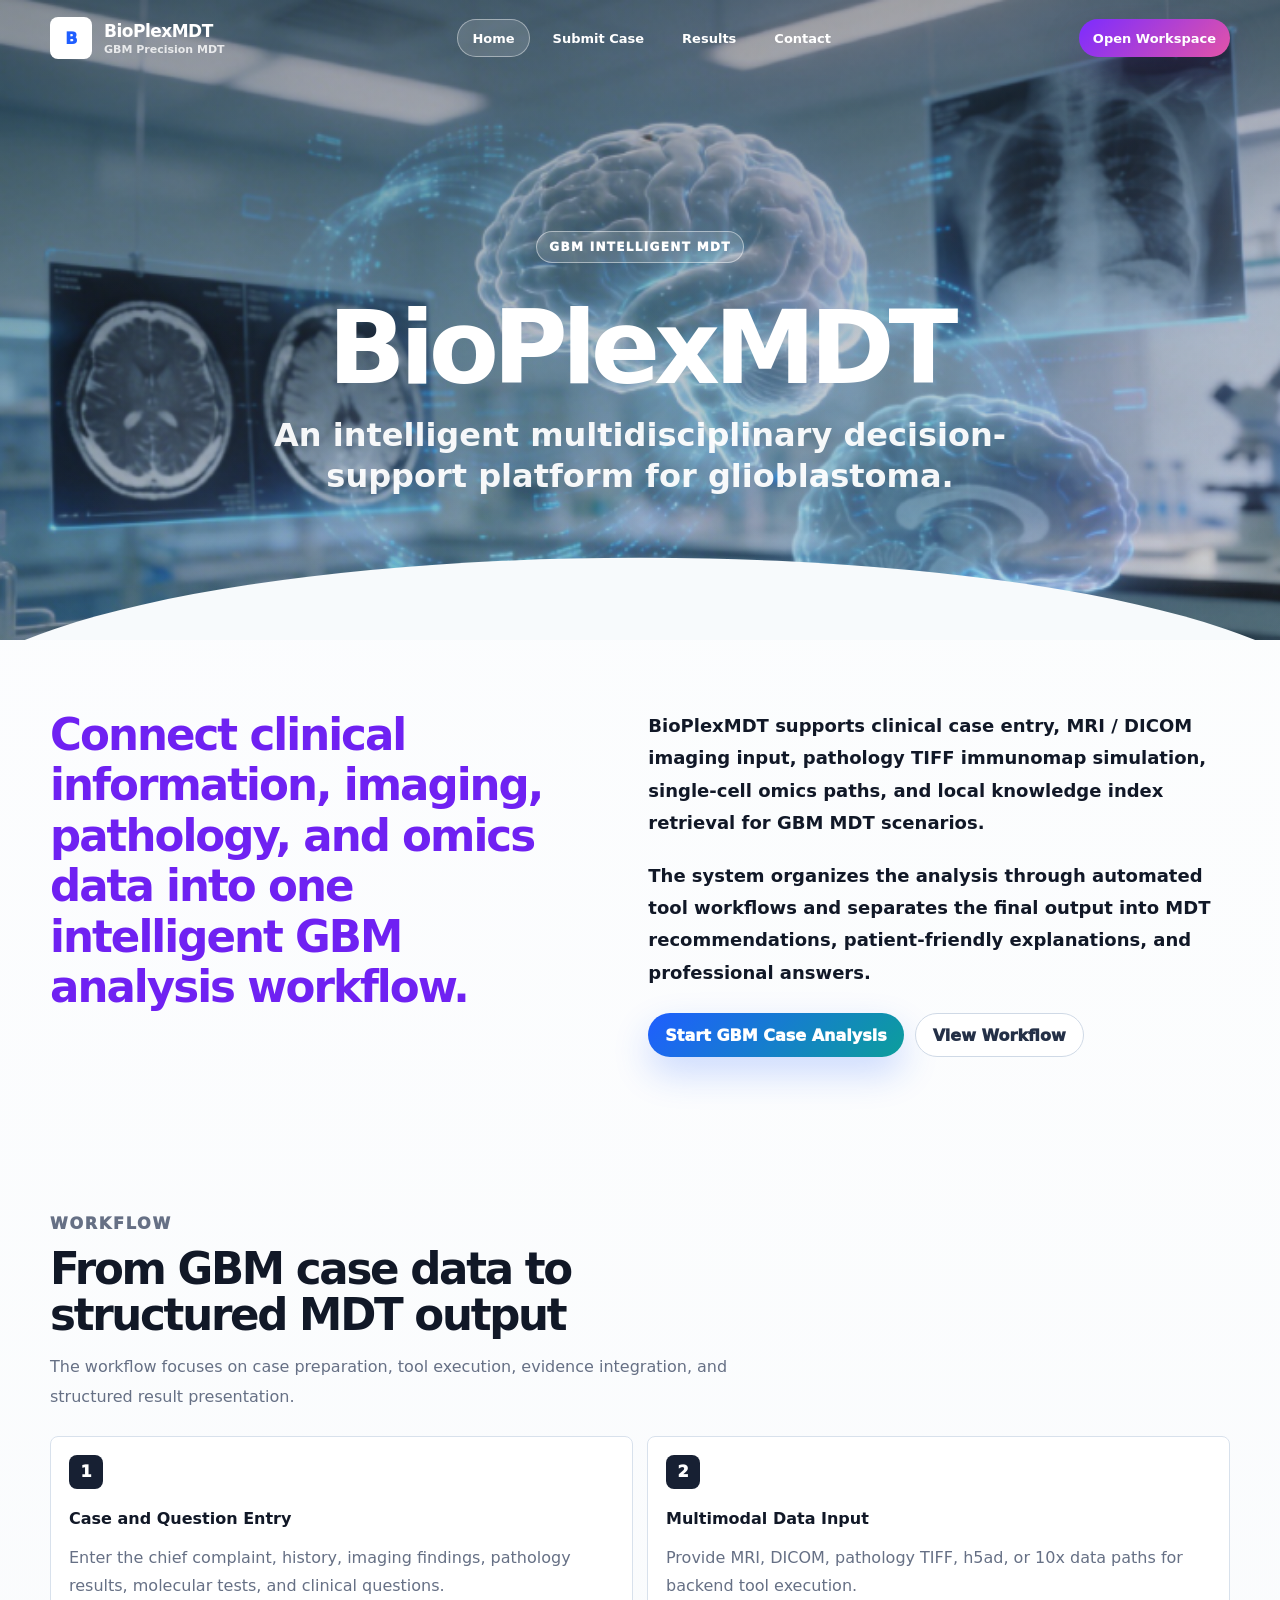
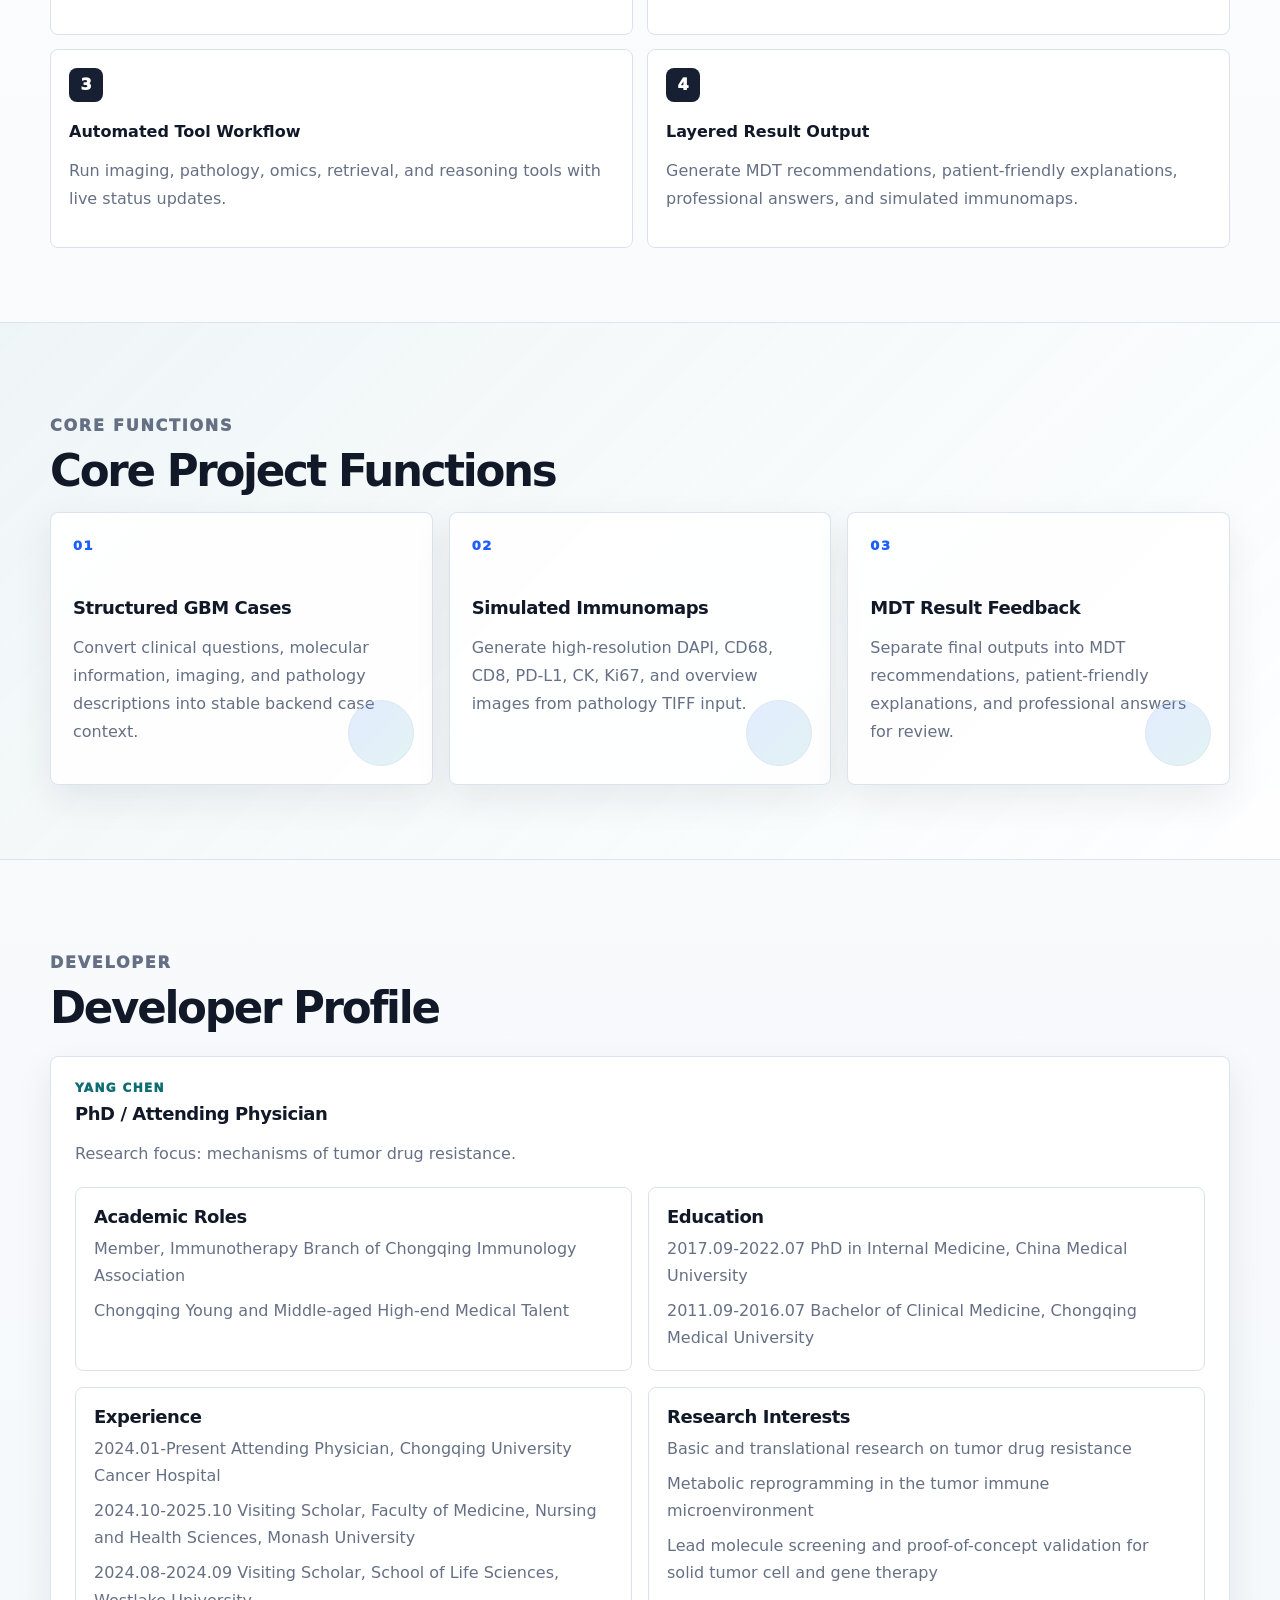
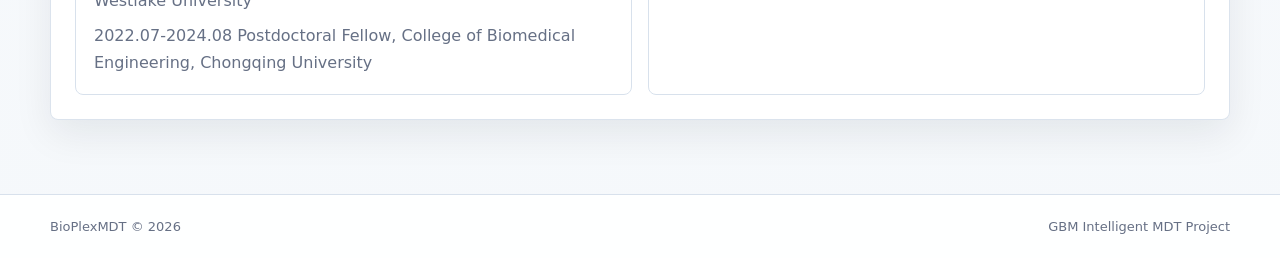
<file: web/index.html>
<!DOCTYPE html>
<html lang="en">
  <head>
    <meta charset="utf-8" />
    <meta name="viewport" content="width=device-width, initial-scale=1" />
    <title>BioPlexMDT | GBM Intelligent MDT Project</title>
    <meta name="description" content="BioPlexMDT is an intelligent MDT support project for glioblastoma, integrating clinical cases, imaging, pathology, omics data, and local RAG evidence." />
    <link rel="stylesheet" href="css/styles.css" />
  </head>
  <body data-page="home">
    <header class="site-header home-header">
      <div class="container header-inner">
        <a class="brand" href="index.html" aria-label="BioPlexMDT Home">
          <span class="brand-mark">B</span>
          <span>
            <strong>BioPlexMDT</strong>
            <small>GBM Precision MDT</small>
          </span>
        </a>
        <nav class="main-nav" aria-label="Main navigation">
          <a class="active" href="index.html">Home</a>
          <a href="work.html">Submit Case</a>
          <a href="result.html">Results</a>
          <a href="contact.html">Contact</a>
        </nav>
        <a class="header-action" href="work.html">Open Workspace</a>
      </div>
    </header>

    <main>
      <section class="home-photo-hero">
        <div class="home-photo-shade"></div>
        <div class="container home-photo-content">
          <p class="eyebrow">GBM Intelligent MDT</p>
          <h1>BioPlexMDT</h1>
          <p>An intelligent multidisciplinary decision-support platform for glioblastoma.</p>
        </div>
      </section>

      <section class="home-intro container">
        <div class="home-intro-lead">
          <h2>Connect clinical information, imaging, pathology, and omics data into one intelligent GBM analysis workflow.</h2>
        </div>
        <div class="home-intro-copy">
          <p>
            BioPlexMDT supports clinical case entry, MRI / DICOM imaging input, pathology TIFF immunomap simulation, single-cell omics paths, and local knowledge index retrieval for GBM MDT scenarios.
          </p>
          <p>
            The system organizes the analysis through automated tool workflows and separates the final output into MDT recommendations, patient-friendly explanations, and professional answers.
          </p>
          <div class="hero-actions">
            <a class="button primary" href="work.html">Start GBM Case Analysis</a>
            <a class="button ghost" href="#workflow">View Workflow</a>
          </div>
        </div>
      </section>

      <section class="section container" id="workflow">
        <div class="section-heading">
          <p class="section-kicker">Workflow</p>
          <h2>From GBM case data to structured MDT output</h2>
          <p>The workflow focuses on case preparation, tool execution, evidence integration, and structured result presentation.</p>
        </div>
        <div class="timeline home-process">
          <article>
            <span>1</span>
            <b>Case and Question Entry</b>
            <p>Enter the chief complaint, history, imaging findings, pathology results, molecular tests, and clinical questions.</p>
          </article>
          <article>
            <span>2</span>
            <b>Multimodal Data Input</b>
            <p>Provide MRI, DICOM, pathology TIFF, h5ad, or 10x data paths for backend tool execution.</p>
          </article>
          <article>
            <span>3</span>
            <b>Automated Tool Workflow</b>
            <p>Run imaging, pathology, omics, retrieval, and reasoning tools with live status updates.</p>
          </article>
          <article>
            <span>4</span>
            <b>Layered Result Output</b>
            <p>Generate MDT recommendations, patient-friendly explanations, professional answers, and simulated immunomaps.</p>
          </article>
        </div>
      </section>

      <section class="section muted-band">
        <div class="container">
          <div class="section-heading compact">
            <p class="section-kicker">Core Functions</p>
            <h2>Core Project Functions</h2>
          </div>
          <div class="feature-grid">
            <article class="feature-card">
              <span class="feature-number">01</span>
              <h3>Structured GBM Cases</h3>
              <p>Convert clinical questions, molecular information, imaging, and pathology descriptions into stable backend case context.</p>
            </article>
            <article class="feature-card">
              <span class="feature-number">02</span>
              <h3>Simulated Immunomaps</h3>
              <p>Generate high-resolution DAPI, CD68, CD8, PD-L1, CK, Ki67, and overview images from pathology TIFF input.</p>
            </article>
            <article class="feature-card">
              <span class="feature-number">03</span>
              <h3>MDT Result Feedback</h3>
              <p>Separate final outputs into MDT recommendations, patient-friendly explanations, and professional answers for review.</p>
            </article>
          </div>
        </div>
      </section>

      <section class="section container" id="developer">
        <div class="section-heading">
          <p class="section-kicker">Developer</p>
          <h2>Developer Profile</h2>
        </div>
        <div class="developer-profile">
          <article class="developer-card">
            <div>
              <span class="mini-label">Yang Chen</span>
              <h3>PhD / Attending Physician</h3>
              <p>Research focus: mechanisms of tumor drug resistance.</p>
            </div>
            <div class="developer-grid">
              <section>
                <h3>Academic Roles</h3>
                <p>Member, Immunotherapy Branch of Chongqing Immunology Association</p>
                <p>Chongqing Young and Middle-aged High-end Medical Talent</p>
              </section>
              <section>
                <h3>Education</h3>
                <p>2017.09-2022.07 PhD in Internal Medicine, China Medical University</p>
                <p>2011.09-2016.07 Bachelor of Clinical Medicine, Chongqing Medical University</p>
              </section>
              <section>
                <h3>Experience</h3>
                <p>2024.01-Present Attending Physician, Chongqing University Cancer Hospital</p>
                <p>2024.10-2025.10 Visiting Scholar, Faculty of Medicine, Nursing and Health Sciences, Monash University</p>
                <p>2024.08-2024.09 Visiting Scholar, School of Life Sciences, Westlake University</p>
                <p>2022.07-2024.08 Postdoctoral Fellow, College of Biomedical Engineering, Chongqing University</p>
              </section>
              <section>
                <h3>Research Interests</h3>
                <p>Basic and translational research on tumor drug resistance</p>
                <p>Metabolic reprogramming in the tumor immune microenvironment</p>
                <p>Lead molecule screening and proof-of-concept validation for solid tumor cell and gene therapy</p>
              </section>
            </div>
          </article>
        </div>
      </section>
    </main>

    <footer class="site-footer">
      <div class="container footer-inner">
        <span>BioPlexMDT © 2026</span>
        <span>GBM Intelligent MDT Project</span>
      </div>
    </footer>

    <script src="js/app.js"></script>
  </body>
</html>
</file>
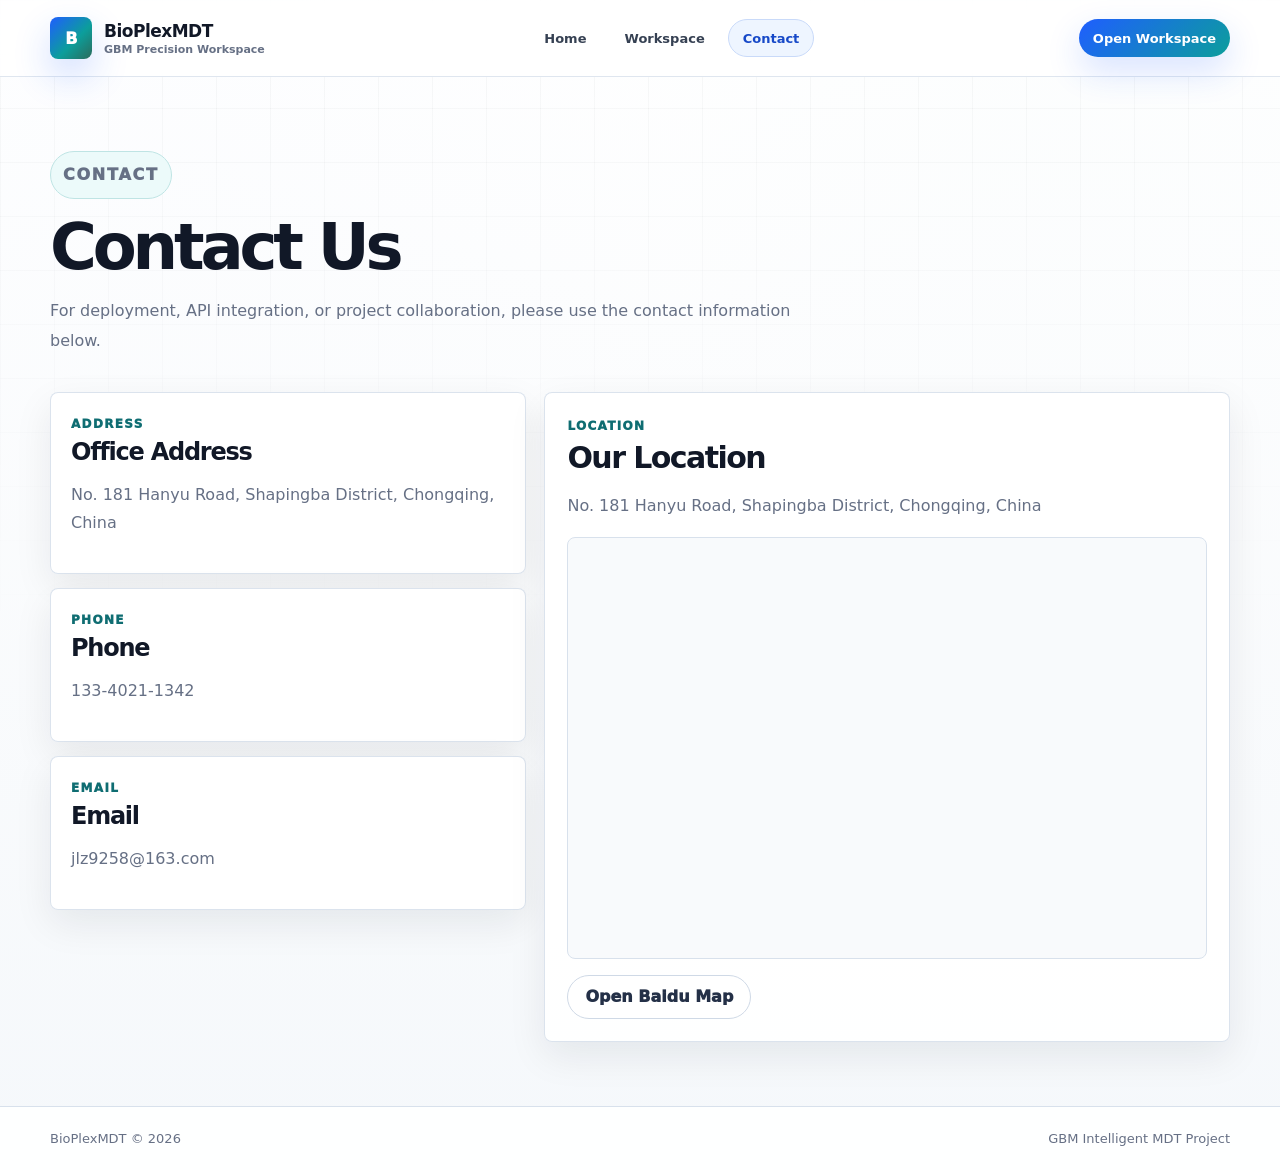
<file: web/contact.html>
<!DOCTYPE html>
<html lang="en">
  <head>
    <meta charset="utf-8" />
    <meta name="viewport" content="width=device-width, initial-scale=1" />
    <title>Contact | BioPlexMDT</title>
    <link rel="stylesheet" href="css/styles.css" />
  </head>
  <body>
    <header class="site-header">
      <div class="container header-inner">
        <a class="brand" href="index.html" aria-label="BioPlexMDT Home">
          <span class="brand-mark">B</span>
          <span>
            <strong>BioPlexMDT</strong>
            <small>GBM Precision Workspace</small>
          </span>
        </a>
        <nav class="main-nav" aria-label="Main navigation">
          <a href="index.html">Home</a>
          <a href="work.html">Workspace</a>
          <a class="active" href="contact.html">Contact</a>
        </nav>
        <a class="header-action" href="work.html">Open Workspace</a>
      </div>
    </header>

    <main>
      <section class="page-title contact-hero container">
        <p class="eyebrow">Contact</p>
        <h1>Contact Us</h1>
        <p>For deployment, API integration, or project collaboration, please use the contact information below.</p>
      </section>

      <section class="container contact-layout">
        <div class="contact-info">
          <article>
            <span class="mini-label">Address</span>
            <h2>Office Address</h2>
            <p>No. 181 Hanyu Road, Shapingba District, Chongqing, China</p>
          </article>
          <article>
            <span class="mini-label">Phone</span>
            <h2>Phone</h2>
            <p>133-4021-1342</p>
          </article>
          <article>
            <span class="mini-label">Email</span>
            <h2>Email</h2>
            <p>jlz9258@163.com</p>
          </article>
        </div>

        <section class="contact-form glass-panel">
          <div class="form-title">
            <span class="mini-label">Location</span>
            <h2>Our Location</h2>
          </div>
          <p class="wide-copy">No. 181 Hanyu Road, Shapingba District, Chongqing, China</p>
          <div class="baidu-map">
            <iframe
              title="Chongqing University Cancer Hospital map location"
              src="https://api.map.baidu.com/marker?location=29.5592,106.4609&title=Chongqing%20University%20Cancer%20Hospital&content=No.%20181%20Hanyu%20Road%2C%20Shapingba%20District%2C%20Chongqing&output=html&src=BioPlexMDT"
              loading="lazy"
              referrerpolicy="no-referrer-when-downgrade"
              allowfullscreen>
            </iframe>
          </div>
          <a
            class="button secondary map-action"
            href="https://map.baidu.com/search/Chongqing%20University%20Cancer%20Hospital/@11849380.665,3428801.92,17z"
            target="_blank"
            rel="noopener">
            Open Baidu Map
          </a>
        </section>
      </section>
    </main>

    <footer class="site-footer">
      <div class="container footer-inner">
        <span>BioPlexMDT © 2026</span>
        <span>GBM Intelligent MDT Project</span>
      </div>
    </footer>

    <script src="js/app.js"></script>
  </body>
</html>
</file>
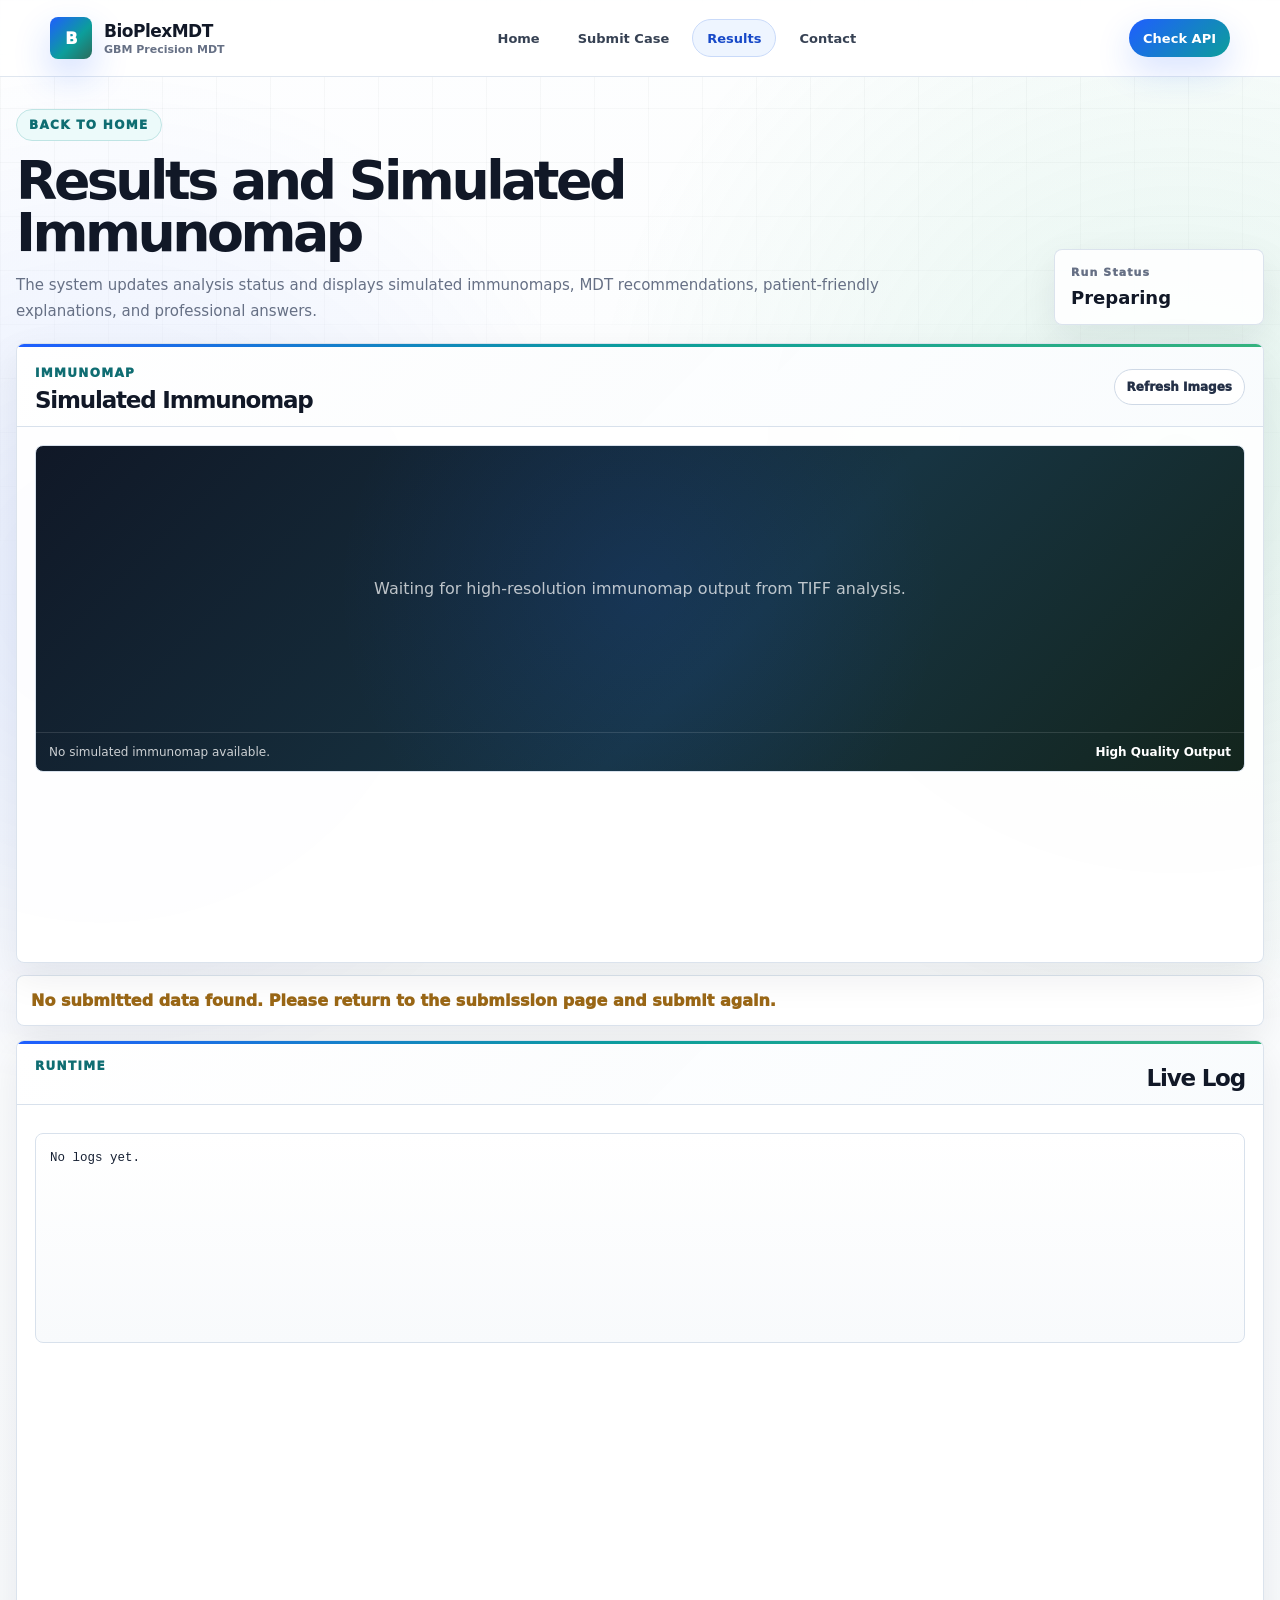
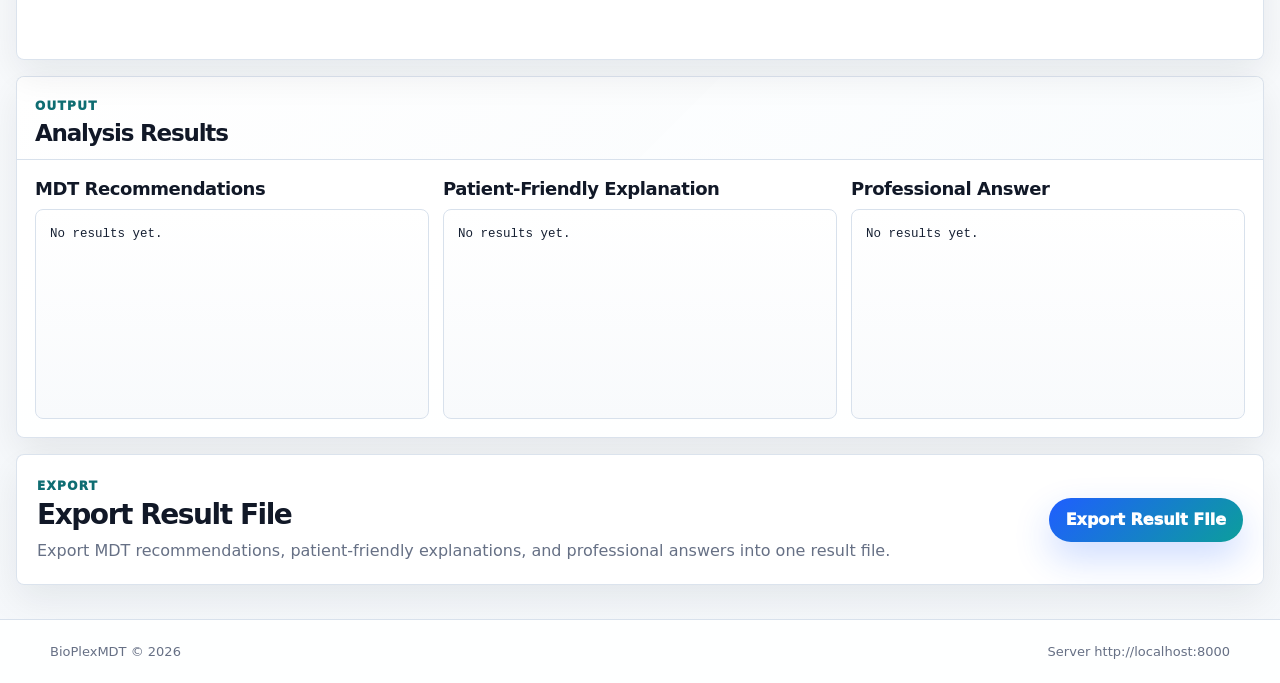
<file: web/result.html>
<!DOCTYPE html>
<html lang="en">
  <head>
    <meta charset="utf-8" />
    <meta name="viewport" content="width=device-width, initial-scale=1" />
    <title>Results | BioPlexMDT</title>
    <link rel="stylesheet" href="css/styles.css" />
  </head>
  <body data-page="result">
    <header class="site-header">
      <div class="container header-inner">
        <a class="brand" href="index.html" aria-label="BioPlexMDT Home">
          <span class="brand-mark">B</span>
          <span>
            <strong>BioPlexMDT</strong>
            <small>GBM Precision MDT</small>
          </span>
        </a>
        <nav class="main-nav" aria-label="Main navigation">
          <a href="index.html">Home</a>
          <a href="work.html">Submit Case</a>
          <a class="active" href="result.html">Results</a>
          <a href="contact.html">Contact</a>
        </nav>
        <button class="header-action as-button" id="health-btn" type="button">Check API</button>
      </div>
    </header>

    <main class="workspace-page landscape-workspace">
      <section class="work-hero container">
        <div>
          <a class="eyebrow" href="index.html">Back to Home</a>
          <h1>Results and Simulated Immunomap</h1>
          <p>The system updates analysis status and displays simulated immunomaps, MDT recommendations, patient-friendly explanations, and professional answers.</p>
        </div>
        <div class="work-hero-status">
          <span>Run Status</span>
          <b id="health-status">Preparing</b>
        </div>
      </section>

      <section class="container result-workflow-grid no-log-grid" id="result-runtime">
        <section class="landscape-column immuno-column immuno-full-row" id="immuno-panel">
          <div class="column-head split">
            <div>
              <span class="mini-label">Immunomap</span>
              <h2>Simulated Immunomap</h2>
            </div>
            <button class="button secondary compact-button" id="refresh-gigatime-btn" type="button">Refresh Images</button>
          </div>
          <div class="immuno-stage gigatime-stage">
            <div class="gigatime-empty" id="gigatime-empty">Waiting for high-resolution immunomap output from TIFF analysis.</div>
            <div class="gigatime-gallery" id="gigatime-gallery" aria-label="Simulated immunomap"></div>
            <div class="immuno-caption">
              <span id="immuno-status">Waiting for image output.</span>
              <b>High Quality Output</b>
            </div>
          </div>
        </section>
        <p class="inline-status result-run-status" id="qa-status">Waiting for submitted data.</p>
        <pre id="parsed-output" hidden>{}</pre>
        <section class="landscape-column result-log-panel">
          <div class="column-head">
            <span class="mini-label">Runtime</span>
            <h2>Live Log</h2>
          </div>
          <div class="submission-body">
            <pre class="output result-log-output" id="trace-output">No logs yet.</pre>
          </div>
        </section>
      </section>

      <section class="container result-strip" id="result-panel">
        <div class="column-head result-strip-head">
          <div>
            <span class="mini-label">Output</span>
            <h2>Analysis Results</h2>
          </div>
        </div>
        <div class="result-horizontal">
          <article>
            <h3>MDT Recommendations</h3>
            <pre class="output result-output" id="mdt-output">No results yet.</pre>
          </article>
          <article>
            <h3>Patient-Friendly Explanation</h3>
            <pre class="output result-output" id="patient-output">No results yet.</pre>
          </article>
          <article>
            <h3>Professional Answer</h3>
            <pre class="output result-output" id="professional-output">No results yet.</pre>
            <pre class="output result-output hidden-output" id="answer-output" hidden>No results yet.</pre>
          </article>
        </div>
      </section>

      <section class="container submit-strip result-export-strip">
        <div>
          <span class="mini-label">Export</span>
          <h2>Export Result File</h2>
          <p>Export MDT recommendations, patient-friendly explanations, and professional answers into one result file.</p>
        </div>
        <button class="button primary" id="export-result-btn" type="button">Export Result File</button>
      </section>
    </main>

    <footer class="site-footer">
      <div class="container footer-inner">
        <span>BioPlexMDT © 2026</span>
        <span>Server http://localhost:8000</span>
      </div>
    </footer>

    <script src="js/app.js"></script>
  </body>
</html>
</file>
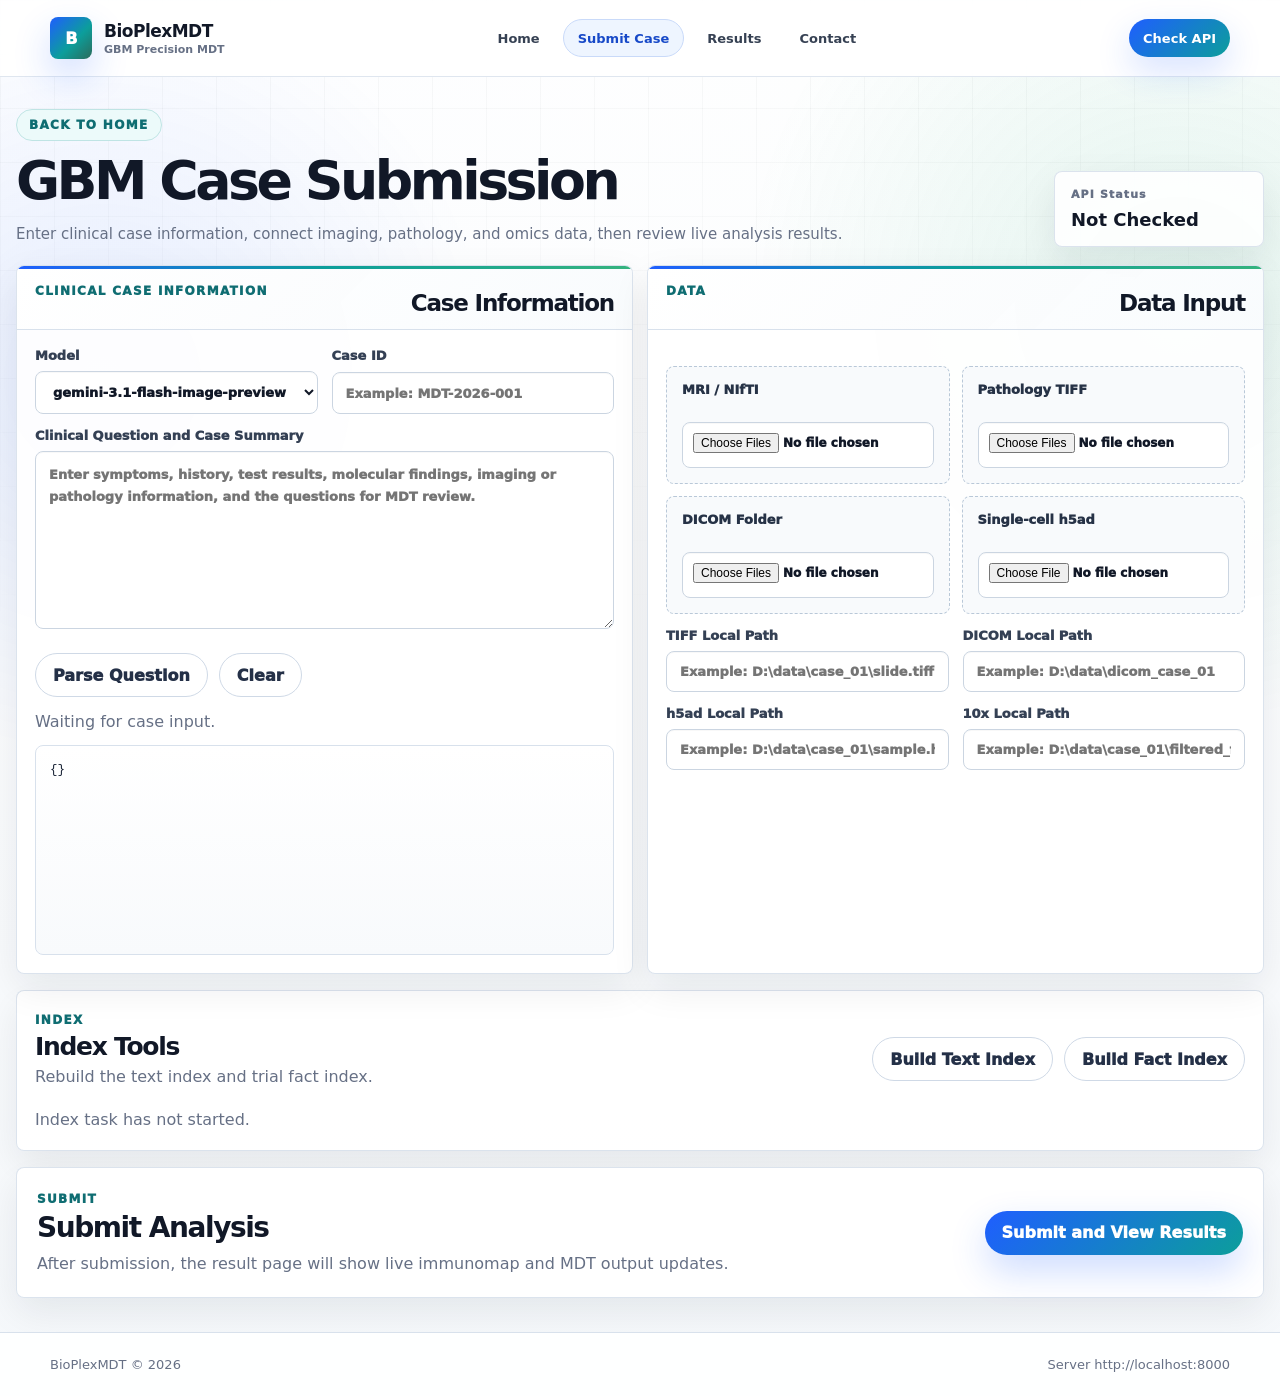
<file: web/work.html>
<!DOCTYPE html>
<html lang="en">
  <head>
    <meta charset="utf-8" />
    <meta name="viewport" content="width=device-width, initial-scale=1" />
    <title>Submit Case | BioPlexMDT</title>
    <link rel="stylesheet" href="css/styles.css" />
  </head>
  <body data-page="submit">
    <header class="site-header">
      <div class="container header-inner">
        <a class="brand" href="index.html" aria-label="BioPlexMDT Home">
          <span class="brand-mark">B</span>
          <span>
            <strong>BioPlexMDT</strong>
            <small>GBM Precision MDT</small>
          </span>
        </a>
        <nav class="main-nav" aria-label="Main navigation">
          <a href="index.html">Home</a>
          <a class="active" href="work.html">Submit Case</a>
          <a href="result.html">Results</a>
          <a href="contact.html">Contact</a>
        </nav>
        <button class="header-action as-button" id="health-btn" type="button">Check API</button>
      </div>
    </header>

    <main class="workspace-page landscape-workspace">
      <section class="work-hero container">
        <div>
          <a class="eyebrow" href="index.html">Back to Home</a>
          <h1>GBM Case Submission</h1>
          <p>Enter clinical case information, connect imaging, pathology, and omics data, then review live analysis results.</p>
        </div>
        <div class="work-hero-status">
          <span>API Status</span>
          <b id="health-status">Not Checked</b>
        </div>
      </section>

      <section class="container submission-grid" aria-label="Submit analysis">
        <section class="landscape-column" id="case-panel">
          <div class="column-head">
            <span class="mini-label">Clinical Case Information</span>
            <h2>Case Information</h2>
          </div>
          <div class="submission-body">
            <div class="form-grid two">
              <label>
                Model
                <select id="model-select">
                  <option value="gemini-3.1-flash-image-preview">gemini-3.1-flash-image-preview</option>
                  <option value="gpt-5-mini">gpt-5-mini</option>
                  <option value="gpt-4o-mini">gpt-4o-mini</option>
                  <option value="gpt-4o">gpt-4o</option>
                  <option value="local">local</option>
                </select>
              </label>
              <label>
                Case ID
                <input id="case-id" placeholder="Example: MDT-2026-001" />
              </label>
            </div>
            <label class="form-line">
              Clinical Question and Case Summary
              <textarea id="question-input" placeholder="Enter symptoms, history, test results, molecular findings, imaging or pathology information, and the questions for MDT review."></textarea>
            </label>
            <div class="action-row">
              <button class="button secondary" id="parse-btn" type="button">Parse Question</button>
              <button class="button quiet" id="clear-btn" type="button">Clear</button>
            </div>
            <p class="inline-status" id="qa-status">Waiting for case input.</p>
            <pre class="output compact-output" id="parsed-output">{}</pre>
          </div>
        </section>

        <section class="landscape-column" id="upload-panel">
          <div class="column-head">
            <span class="mini-label">Data</span>
            <h2>Data Input</h2>
          </div>
          <div class="submission-body">
            <div class="upload-grid compact">
              <label class="upload-tile">
                <span>MRI / NIfTI</span>
                <input id="mri-files" type="file" accept="image/*,.nii,.nii.gz" multiple />
              </label>
              <label class="upload-tile">
                <span>Pathology TIFF</span>
                <input id="tiff-files" type="file" accept=".tif,.tiff,image/tiff" multiple />
              </label>
              <label class="upload-tile">
                <span>DICOM Folder</span>
                <input id="dicom-files" type="file" webkitdirectory directory multiple />
              </label>
              <label class="upload-tile">
                <span>Single-cell h5ad</span>
                <input id="h5ad-file" type="file" accept=".h5ad" />
              </label>
            </div>
            <div class="form-grid two path-grid">
              <label>
                TIFF Local Path
                <input id="tiff-path" placeholder="Example: D:\data\case_01\slide.tiff" />
              </label>
              <label>
                DICOM Local Path
                <input id="dicom-dir" placeholder="Example: D:\data\dicom_case_01" />
              </label>
              <label>
                h5ad Local Path
                <input id="h5ad-path" placeholder="Example: D:\data\case_01\sample.h5ad" />
              </label>
              <label>
                10x Local Path
                <input id="tenx-dir" placeholder="Example: D:\data\case_01\filtered_feature_bc_matrix" />
              </label>
            </div>
          </div>
        </section>
      </section>

      <section class="container index-strip" id="index-panel">
        <div>
          <span class="mini-label">Index</span>
          <h2>Index Tools</h2>
          <p>Rebuild the text index and trial fact index.</p>
        </div>
        <div class="action-row">
          <button class="button secondary" id="build-index-btn" type="button">Build Text Index</button>
          <button class="button secondary" id="build-facts-btn" type="button">Build Fact Index</button>
        </div>
        <p class="inline-status" id="index-status">Index task has not started.</p>
      </section>

      <section class="container submit-strip">
        <div>
          <span class="mini-label">Submit</span>
          <h2>Submit Analysis</h2>
          <p>After submission, the result page will show live immunomap and MDT output updates.</p>
        </div>
        <button class="button primary" id="ask-btn" type="button">Submit and View Results</button>
      </section>
    </main>

    <footer class="site-footer">
      <div class="container footer-inner">
        <span>BioPlexMDT © 2026</span>
        <span>Server http://localhost:8000</span>
      </div>
    </footer>

    <script src="js/app.js"></script>
  </body>
</html>
</file>
<file: web/css/styles.css>
:root {
  color-scheme: light;
  --ink: #111827;
  --ink-2: #263246;
  --muted: #667085;
  --line: #d8e1ec;
  --paper: #ffffff;
  --soft: #f5f8fb;
  --soft-2: #eef5f7;
  --blue: #1f5eff;
  --teal: #0c9e9b;
  --mint: #35b37e;
  --gold: #c98a28;
  --coral: #d45a48;
  --shadow: 0 24px 70px rgba(17, 24, 39, 0.12);
  --shadow-soft: 0 14px 38px rgba(17, 24, 39, 0.08);
  --radius: 8px;
  font-family: Inter, "Microsoft YaHei", "PingFang SC", system-ui, -apple-system, BlinkMacSystemFont, "Segoe UI", sans-serif;
}

* { box-sizing: border-box; }
html { scroll-behavior: smooth; }
body {
  margin: 0;
  min-height: 100vh;
  color: var(--ink);
  background:
    linear-gradient(180deg, rgba(255,255,255,0.94), rgba(245,248,251,0.96)),
    radial-gradient(circle at 13% 8%, rgba(31,94,255,0.12), transparent 34%),
    radial-gradient(circle at 84% 4%, rgba(12,158,155,0.14), transparent 30%),
    #f7fafc;
}

body::before {
  content: "";
  position: fixed;
  inset: 0;
  z-index: -1;
  pointer-events: none;
  background-image:
    linear-gradient(rgba(17,24,39,0.045) 1px, transparent 1px),
    linear-gradient(90deg, rgba(17,24,39,0.045) 1px, transparent 1px);
  background-size: 54px 54px;
  mask-image: linear-gradient(to bottom, rgba(0,0,0,0.8), transparent 72%);
}

a { color: inherit; text-decoration: none; }
button, input, textarea, select { font: inherit; }
button { border: 0; }

.container {
  width: min(1180px, calc(100vw - 32px));
  margin: 0 auto;
}

.site-header {
  position: sticky;
  top: 0;
  z-index: 30;
  border-bottom: 1px solid rgba(216,225,236,0.82);
  background: rgba(255,255,255,0.86);
  backdrop-filter: blur(18px);
}

.home-header {
  position: absolute;
  inset: 0 0 auto;
  border-bottom: 0;
  background: transparent;
  backdrop-filter: none;
}

.home-header .brand,
.home-header .main-nav a {
  color: #ffffff;
}

.home-header .brand small {
  color: rgba(255,255,255,0.8);
}

.home-header .brand-mark {
  color: #1f5eff;
  background: #ffffff;
  box-shadow: none;
}

.home-header .main-nav a:hover,
.home-header .main-nav a.active {
  color: #ffffff;
  border-color: rgba(255,255,255,0.42);
  background: rgba(255,255,255,0.14);
}

.home-header .header-action {
  background: linear-gradient(135deg, #7c2cff, #e253a8);
  box-shadow: 0 18px 38px rgba(75, 35, 120, 0.26);
}

.header-inner {
  display: grid;
  grid-template-columns: auto 1fr auto;
  gap: 22px;
  align-items: center;
  min-height: 76px;
}

.brand {
  display: inline-flex;
  align-items: center;
  gap: 12px;
  min-width: 0;
}

.brand-mark {
  display: grid;
  place-items: center;
  width: 42px;
  height: 42px;
  border-radius: var(--radius);
  color: white;
  background:
    linear-gradient(135deg, var(--blue), var(--teal) 58%, #2b6b5b);
  box-shadow: 0 16px 36px rgba(31, 94, 255, 0.22);
  font-weight: 950;
  letter-spacing: -0.04em;
}

.brand strong {
  display: block;
  font-size: 17px;
  letter-spacing: -0.03em;
}

.brand small {
  display: block;
  margin-top: 2px;
  color: var(--muted);
  font-size: 11px;
  font-weight: 750;
}

.main-nav {
  display: flex;
  justify-content: center;
  gap: 8px;
  flex-wrap: wrap;
}

.main-nav a,
.header-action,
.as-button {
  display: inline-flex;
  align-items: center;
  justify-content: center;
  min-height: 38px;
  border-radius: 999px;
  padding: 9px 14px;
  font-size: 13px;
  font-weight: 900;
}

.main-nav a {
  color: #364153;
  border: 1px solid transparent;
}

.main-nav a:hover,
.main-nav a.active {
  color: #1749c8;
  border-color: #c9daf9;
  background: #eef5ff;
}

.header-action {
  color: white;
  background: linear-gradient(135deg, #1f5eff, #0c9e9b);
  box-shadow: 0 14px 34px rgba(31, 94, 255, 0.18);
  cursor: pointer;
}

.page-band {
  min-height: calc(100vh - 76px);
  display: grid;
  align-items: center;
  padding: 42px 0 26px;
}

.hero-grid {
  display: grid;
  grid-template-columns: minmax(0, 1.02fr) minmax(380px, 0.98fr);
  gap: 38px;
  align-items: center;
}

.eyebrow,
.section-kicker,
.mini-label {
  color: #0f6d72;
  font-size: 12px;
  font-weight: 950;
  letter-spacing: 0.11em;
  text-transform: uppercase;
}

.eyebrow {
  display: inline-flex;
  width: fit-content;
  border: 1px solid #bfe4e4;
  border-radius: 999px;
  padding: 8px 12px;
  background: #ecfafa;
}

h1, h2, h3, p { overflow-wrap: anywhere; }

h1 {
  margin: 18px 0 0;
  max-width: 780px;
  font-size: clamp(42px, 5.4vw, 76px);
  line-height: 0.96;
  letter-spacing: -0.065em;
}

h2 {
  margin: 0;
  font-size: clamp(28px, 3.4vw, 44px);
  line-height: 1.05;
  letter-spacing: -0.052em;
}

h3 {
  margin: 0;
  font-size: 18px;
  letter-spacing: -0.025em;
}

.hero-lead,
.wide-copy,
.section-heading p,
.page-title p {
  color: var(--muted);
  font-size: 16px;
  line-height: 1.86;
}

.hero-lead {
  max-width: 720px;
  margin: 22px 0 0;
}

.hero-actions,
.action-row {
  display: flex;
  flex-wrap: wrap;
  gap: 11px;
  margin-top: 24px;
}

.button {
  display: inline-flex;
  align-items: center;
  justify-content: center;
  min-height: 44px;
  border-radius: 999px;
  padding: 11px 17px;
  cursor: pointer;
  font-weight: 950;
  transition: transform 0.18s ease, box-shadow 0.18s ease, background 0.18s ease, border-color 0.18s ease;
}

.button:hover { transform: translateY(-1px); }
.button:disabled { opacity: 0.52; cursor: not-allowed; transform: none; }
.button.primary {
  color: white;
  background: linear-gradient(135deg, var(--blue), var(--teal));
  box-shadow: 0 16px 36px rgba(31, 94, 255, 0.22);
}
.button.ghost,
.button.secondary,
.button.quiet {
  color: #243047;
  border: 1px solid #cfd9e6;
  background: #ffffff;
}
.button.secondary:hover,
.button.ghost:hover,
.button.quiet:hover { border-color: #98bae8; background: #f3f8ff; }

.trust-row {
  display: flex;
  flex-wrap: wrap;
  gap: 10px;
  margin-top: 26px;
}

.trust-row span {
  border: 1px solid rgba(216,225,236,0.9);
  border-radius: 999px;
  padding: 8px 11px;
  color: #3b4758;
  background: rgba(255,255,255,0.76);
  font-size: 12px;
  font-weight: 850;
}

.glass-panel,
.feature-card,
.work-panel,
.contact-info article {
  border: 1px solid rgba(216,225,236,0.92);
  border-radius: var(--radius);
  background: rgba(255,255,255,0.9);
  box-shadow: var(--shadow-soft);
}

.command-center {
  overflow: hidden;
  box-shadow: var(--shadow);
}

.panel-toolbar {
  display: flex;
  align-items: center;
  gap: 8px;
  min-height: 48px;
  border-bottom: 1px solid var(--line);
  padding: 12px 15px;
  background: #f8fafc;
}

.panel-toolbar span {
  width: 10px;
  height: 10px;
  border-radius: 50%;
  background: #cbd5e1;
}

.panel-toolbar span:nth-child(1) { background: #e05a49; }
.panel-toolbar span:nth-child(2) { background: #d2a03f; }
.panel-toolbar span:nth-child(3) { background: #35b37e; }
.panel-toolbar strong {
  margin-left: 8px;
  color: #39455b;
  font-size: 12px;
}

.clinical-canvas {
  display: grid;
  grid-template-columns: minmax(0, 1.08fr) minmax(210px, 0.92fr);
  gap: 14px;
  padding: 16px;
}

.scan-card,
.insight-stack article {
  border: 1px solid #dce5ef;
  border-radius: var(--radius);
  background: #ffffff;
}

.scan-frame {
  overflow: hidden;
  border-bottom: 1px solid #dce5ef;
  background:
    radial-gradient(circle at 50% 50%, rgba(31,94,255,0.22), transparent 44%),
    linear-gradient(135deg, #101827, #1d3541);
}

.scan-frame canvas {
  display: block;
  width: 100%;
  height: auto;
  aspect-ratio: 18 / 13;
}

.scan-meta {
  display: flex;
  justify-content: space-between;
  gap: 12px;
  padding: 13px;
}

.scan-meta span,
.scan-meta b {
  font-size: 12px;
}

.scan-meta span { color: var(--muted); }
.insight-stack {
  display: grid;
  gap: 10px;
}

.insight-stack article {
  padding: 14px;
}

.insight-stack b {
  display: block;
  margin-top: 8px;
  font-size: 13px;
  line-height: 1.45;
}

.progress {
  height: 8px;
  margin-top: 13px;
  border-radius: 999px;
  background: #edf2f7;
  overflow: hidden;
}

.progress i {
  display: block;
  height: 100%;
  border-radius: inherit;
  background: linear-gradient(90deg, var(--blue), #72a0ff);
}
.progress.teal i { background: linear-gradient(90deg, var(--teal), #8bd7d1); }
.progress.gold i { background: linear-gradient(90deg, var(--gold), #eec36c); }

.section {
  padding: 74px 0;
}

.section-heading {
  max-width: 760px;
  margin-bottom: 24px;
}

.section-heading.compact { margin-bottom: 18px; }
.section-heading h2 { margin-top: 8px; }
.section-heading p { margin: 14px 0 0; }

.feature-grid {
  display: grid;
  grid-template-columns: repeat(3, minmax(0, 1fr));
  gap: 16px;
}

.feature-card {
  position: relative;
  min-height: 260px;
  padding: 22px;
  overflow: hidden;
}

.feature-card::after {
  content: "";
  position: absolute;
  inset: auto 18px 18px auto;
  width: 64px;
  height: 64px;
  border: 1px solid #dbe6f0;
  border-radius: 50%;
  background: linear-gradient(135deg, rgba(31,94,255,0.12), rgba(12,158,155,0.12));
}

.feature-number {
  display: inline-flex;
  margin-bottom: 44px;
  color: var(--blue);
  font-size: 13px;
  font-weight: 950;
  letter-spacing: 0.12em;
}

.feature-card p,
.timeline p,
.contact-info p {
  color: var(--muted);
  line-height: 1.75;
}

.muted-band {
  background:
    linear-gradient(135deg, rgba(238,245,247,0.94), rgba(255,255,255,0.82));
  border-block: 1px solid rgba(216,225,236,0.86);
}

.split-showcase {
  display: grid;
  grid-template-columns: minmax(0, 0.78fr) minmax(420px, 1.22fr);
  gap: 34px;
  align-items: start;
}

.wide-copy { margin-top: 16px; }

.timeline {
  display: grid;
  grid-template-columns: repeat(2, minmax(0, 1fr));
  gap: 14px;
}

.timeline article {
  border: 1px solid #d8e1ec;
  border-radius: var(--radius);
  padding: 18px;
  background: #ffffff;
}

.timeline span {
  display: grid;
  place-items: center;
  width: 34px;
  height: 34px;
  margin-bottom: 20px;
  border-radius: var(--radius);
  color: white;
  background: #172033;
  font-weight: 950;
}

.timeline b { font-size: 16px; }

.expansion-grid {
  display: grid;
  grid-template-columns: repeat(3, minmax(0, 1fr));
  gap: 12px;
}

.expansion-grid div {
  border: 1px solid var(--line);
  border-radius: var(--radius);
  padding: 18px;
  background: #ffffff;
  color: #263246;
  font-weight: 900;
  box-shadow: 0 8px 24px rgba(17,24,39,0.05);
}

.gbm-hero-simple {
  min-height: 72vh;
}

.gbm-hero-simple .hero-copy {
  max-width: 980px;
}

.gbm-hero-simple h1 {
  max-width: 980px;
}

.gbm-hero-simple .hero-lead {
  max-width: 900px;
}

.gbm-home-hero {
  min-height: calc(100vh - 76px);
}

.home-photo-hero {
  position: relative;
  min-height: 640px;
  display: grid;
  place-items: center;
  overflow: hidden;
  color: #ffffff;
  background-image: url("../assets/home-bg.png");
  background-position: center;
  background-size: cover;
}

.home-photo-hero::after {
  content: "";
  position: absolute;
  left: -5%;
  right: -5%;
  bottom: -1px;
  height: 160px;
  background: #f7fafc;
  border-radius: 50% 50% 0 0 / 100% 100% 0 0;
  transform: translateY(48%);
}

.home-photo-shade {
  position: absolute;
  inset: 0;
  background:
    linear-gradient(180deg, rgba(15,23,42,0.34), rgba(15,23,42,0.2) 42%, rgba(15,23,42,0.06)),
    linear-gradient(90deg, rgba(15,23,42,0.18), rgba(15,23,42,0.02));
}

.home-photo-content {
  position: relative;
  z-index: 1;
  display: grid;
  justify-items: center;
  text-align: center;
  padding-top: 76px;
}

.home-photo-content .eyebrow {
  color: #ffffff;
  border-color: rgba(255,255,255,0.46);
  background: rgba(255,255,255,0.14);
}

.home-photo-content h1 {
  margin-top: 24px;
  color: #ffffff;
  font-size: clamp(58px, 8vw, 116px);
  letter-spacing: -0.06em;
}

.home-photo-content p:not(.eyebrow) {
  max-width: 760px;
  margin: 18px 0 0;
  color: rgba(255,255,255,0.94);
  font-size: clamp(20px, 2.5vw, 34px);
  font-weight: 900;
  line-height: 1.28;
}

.home-intro {
  display: grid;
  grid-template-columns: minmax(0, 0.95fr) minmax(0, 1.05fr);
  gap: 72px;
  align-items: start;
  padding: 70px 0 64px;
}

.home-intro-lead h2 {
  margin: 0;
  max-width: 680px;
  color: #6f21f2;
  font-size: clamp(30px, 3.4vw, 54px);
  line-height: 1.16;
  letter-spacing: -0.045em;
}

.home-intro-copy p {
  margin: 0 0 20px;
  color: #111827;
  font-size: 18px;
  line-height: 1.8;
  font-weight: 750;
}

.gbm-visual {
  overflow: hidden;
  border: 1px solid rgba(216,225,236,0.92);
  border-radius: var(--radius);
  background: rgba(255,255,255,0.92);
  box-shadow: var(--shadow);
}

.gbm-visual .scan-frame {
  border-bottom: 1px solid var(--line);
}

.developer-profile {
  display: grid;
}

.developer-card {
  border: 1px solid rgba(216,225,236,0.92);
  border-radius: var(--radius);
  padding: 24px;
  background: rgba(255,255,255,0.92);
  box-shadow: var(--shadow-soft);
}

.developer-card > div:first-child {
  display: grid;
  gap: 8px;
  margin-bottom: 20px;
}

.developer-card h3 {
  margin-top: 0;
}

.developer-card p {
  margin: 8px 0 0;
  color: var(--muted);
  line-height: 1.7;
}

.developer-grid {
  display: grid;
  grid-template-columns: repeat(2, minmax(0, 1fr));
  gap: 16px;
}

.developer-grid section {
  border: 1px solid var(--line);
  border-radius: var(--radius);
  padding: 18px;
  background: #ffffff;
}

.page-title {
  padding: 56px 0 24px;
}

.page-title h1 {
  max-width: 860px;
  font-size: clamp(40px, 5vw, 68px);
}

.page-title p {
  max-width: 760px;
  margin: 18px 0 0;
}

.workspace-page {
  padding-bottom: 54px;
}

.landscape-workspace {
  min-height: calc(100vh - 76px);
  padding-bottom: 34px;
  background:
    radial-gradient(circle at 8% 24%, rgba(31,94,255,0.10), transparent 26%),
    radial-gradient(circle at 92% 18%, rgba(53,179,126,0.12), transparent 28%);
}

.work-hero {
  display: grid;
  grid-template-columns: minmax(0, 1fr) 210px;
  gap: 18px;
  align-items: end;
  padding: 32px 0 18px;
}

.work-hero.container,
.landscape-board.container,
.index-strip.container,
.result-strip.container,
.submission-grid.container,
.submit-strip.container,
.result-workflow-grid.container {
  width: min(1560px, calc(100vw - 32px));
}

.work-hero h1 {
  max-width: 860px;
  margin-top: 14px;
  font-size: clamp(34px, 4.2vw, 58px);
}

.work-hero p:not(.eyebrow) {
  max-width: 900px;
  margin: 14px 0 0;
  color: var(--muted);
  font-size: 15px;
  line-height: 1.75;
}

.work-hero-status {
  border: 1px solid rgba(216,225,236,0.92);
  border-radius: var(--radius);
  padding: 16px;
  background: rgba(255,255,255,0.88);
  box-shadow: var(--shadow-soft);
}

.work-hero-status span,
.rail-port span {
  display: block;
  color: var(--muted);
  font-size: 11px;
  font-weight: 950;
  letter-spacing: 0.1em;
}

.work-hero-status b,
.rail-port b {
  display: block;
  margin-top: 8px;
  color: var(--ink);
  font-size: 18px;
}

.landscape-board {
  display: grid;
  grid-template-columns: 68px repeat(2, minmax(420px, 1fr));
  grid-template-areas:
    "rail case upload"
    "rail image workflow";
  gap: 14px;
  align-items: stretch;
  min-height: 0;
  overflow-x: auto;
  padding-bottom: 8px;
}

.landscape-rail { grid-area: rail; }
.intake-column { grid-area: case; }
.upload-column { grid-area: upload; }
.immuno-column { grid-area: image; }
.workflow-column { grid-area: workflow; }

.four-panel-board .landscape-column {
  min-height: 560px;
}

.landscape-rail,
.landscape-column,
.index-strip,
.result-strip {
  border: 1px solid rgba(216,225,236,0.92);
  border-radius: var(--radius);
  background: rgba(255,255,255,0.9);
  box-shadow: var(--shadow-soft);
}

.landscape-rail {
  position: sticky;
  left: 0;
  z-index: 2;
  display: grid;
  align-content: start;
  gap: 8px;
  padding: 12px;
  backdrop-filter: blur(14px);
}

.landscape-rail a {
  display: grid;
  place-items: center;
  min-height: 46px;
  border-radius: 6px;
  color: #3d4858;
  background: #f8fafc;
  font-size: 13px;
  font-weight: 950;
}

.landscape-rail a:hover {
  color: #1749c8;
  background: #eef5ff;
}

.rail-port {
  margin-top: 10px;
  border-top: 1px solid var(--line);
  padding-top: 14px;
  text-align: center;
}

.landscape-column {
  position: relative;
  overflow: hidden;
  min-width: 0;
}

.landscape-column::before {
  content: "";
  position: absolute;
  inset: 0 0 auto;
  height: 3px;
  background: linear-gradient(90deg, var(--blue), var(--teal), var(--mint));
}

.column-head {
  display: flex;
  justify-content: space-between;
  align-items: flex-start;
  gap: 12px;
  border-bottom: 1px solid var(--line);
  padding: 18px 18px 14px;
  background:
    linear-gradient(135deg, rgba(255,255,255,0.96), rgba(248,251,253,0.92));
}

.column-head h2 {
  margin-top: 7px;
  font-size: 23px;
}

.column-head.split {
  align-items: center;
}

.landscape-column > .form-grid,
.landscape-column > .form-line,
.landscape-column > .action-row,
.landscape-column > .inline-status,
.landscape-column > .upload-grid,
.landscape-column > .immuno-stage,
.landscape-column > .gigatime-gallery,
.landscape-column > .immuno-grid,
.landscape-column > .result-stack {
  margin-inline: 18px;
}

.intake-column,
.upload-column,
.immuno-column,
.result-column,
.workflow-column {
  padding-bottom: 18px;
}

.intake-column textarea {
  min-height: 178px;
}

.upload-grid.compact {
  grid-template-columns: repeat(2, minmax(0, 1fr));
  margin-top: 18px;
}

.upload-grid.compact .upload-tile {
  min-height: 118px;
}

.compact-button {
  min-height: 36px;
  padding: 8px 12px;
  font-size: 12px;
  white-space: nowrap;
}

.immuno-stage {
  margin-top: 18px;
  overflow: hidden;
  border: 1px solid #d8e1ec;
  border-radius: var(--radius);
  background:
    radial-gradient(circle at 50% 45%, rgba(31,94,255,0.12), transparent 48%),
    linear-gradient(135deg, #101827, #173442 58%, #13251d);
}

.immuno-stage canvas {
  display: block;
  width: 100%;
  aspect-ratio: 13 / 9;
  background: #111827;
}

.gigatime-stage {
  display: grid;
  min-height: 360px;
}

.gigatime-empty {
  display: grid;
  min-height: 286px;
  place-items: center;
  padding: 24px;
  color: rgba(255,255,255,0.72);
  text-align: center;
  line-height: 1.7;
}

.gigatime-gallery {
  display: none;
  grid-template-columns: repeat(2, minmax(0, 1fr));
  gap: 10px;
  padding: 12px;
}

.gigatime-gallery.has-images {
  display: grid;
}

.gigatime-image-card {
  display: block;
  overflow: hidden;
  border: 1px solid rgba(255,255,255,0.16);
  border-radius: 6px;
  background: rgba(255,255,255,0.06);
}

.gigatime-image-card img {
  display: block;
  width: 100%;
  aspect-ratio: 4 / 3;
  object-fit: contain;
  background: #0f172a;
}

.gigatime-image-card span {
  display: block;
  padding: 9px 10px;
  color: rgba(255,255,255,0.9);
  font-size: 12px;
  font-weight: 900;
  line-height: 1.35;
  background: rgba(15,23,42,0.86);
}

.immuno-caption {
  display: flex;
  justify-content: space-between;
  gap: 12px;
  border-top: 1px solid rgba(255,255,255,0.12);
  padding: 12px 13px;
  color: rgba(255,255,255,0.78);
  font-size: 12px;
}

.immuno-caption b {
  color: #ffffff;
  white-space: nowrap;
}

.immuno-grid {
  display: grid;
  grid-template-columns: repeat(3, minmax(0, 1fr));
  gap: 9px;
  margin-top: 12px;
}

.immuno-grid canvas {
  width: 100%;
  aspect-ratio: 10 / 7;
  border: 1px solid #d8e1ec;
  border-radius: 6px;
  background: #111827;
}

.result-stack {
  display: grid;
  gap: 13px;
  margin-top: 18px;
}

.compact-output {
  min-height: 142px;
  max-height: 190px;
}

.landscape-answer {
  min-height: 226px;
  max-height: 280px;
}

.index-strip {
  display: grid;
  grid-template-columns: minmax(0, 1fr) auto;
  gap: 14px;
  align-items: center;
  margin-top: 16px;
  padding: 18px;
}

.submission-grid,
.result-workflow-grid {
  display: grid;
  grid-template-columns: repeat(2, minmax(0, 1fr));
  gap: 14px;
  align-items: stretch;
}

.submission-grid .landscape-column {
  min-height: 600px;
}

.submission-body {
  padding: 18px;
}

.submission-body > .form-grid,
.submission-body > .form-line,
.submission-body > .action-row,
.submission-body > .inline-status,
.submission-body > .upload-grid,
.submission-body > .output,
.submission-body > .result-stack {
  margin-left: 0;
  margin-right: 0;
}

.submit-strip {
  display: grid;
  grid-template-columns: minmax(0, 1fr) auto;
  gap: 18px;
  align-items: center;
  margin-top: 16px;
  border: 1px solid rgba(216,225,236,0.92);
  border-radius: var(--radius);
  padding: 20px;
  background: rgba(255,255,255,0.92);
  box-shadow: var(--shadow-soft);
}

.submit-strip h2 {
  margin-top: 6px;
  font-size: 28px;
}

.submit-strip p {
  margin: 8px 0 0;
  color: var(--muted);
  line-height: 1.65;
}

.result-workflow-grid .landscape-column {
  min-height: 620px;
}

.result-workflow-grid .workflow-column,
.result-workflow-grid .immuno-full-row {
  grid-column: 1 / -1;
}

.no-log-grid {
  display: block;
}

.no-log-grid .immuno-full-row {
  margin-bottom: 12px;
}

.result-run-status {
  border: 1px solid rgba(216,225,236,0.92);
  border-radius: var(--radius);
  padding: 12px 14px;
  background: rgba(255,255,255,0.9);
  box-shadow: var(--shadow-soft);
}

.result-log-panel {
  margin-top: 14px;
  min-height: 0;
}

.result-log-output {
  min-height: 260px;
  max-height: 360px;
}

.immuno-full-row {
  min-height: auto;
}

.immuno-full-row .gigatime-stage {
  min-height: 0;
}

.immuno-full-row .gigatime-gallery {
  grid-template-columns: repeat(8, minmax(112px, 1fr));
  gap: 8px;
}

.immuno-full-row .gigatime-image-card img {
  aspect-ratio: 1 / 1;
}

.immuno-full-row .gigatime-image-card span {
  min-height: 46px;
  display: grid;
  align-items: center;
  text-align: center;
}

.result-strip {
  margin-top: 16px;
  overflow: hidden;
}

.result-strip-head {
  border-bottom: 1px solid var(--line);
}

.result-horizontal {
  display: grid;
  grid-template-columns: repeat(3, minmax(0, 1fr));
  gap: 14px;
  padding: 18px;
}

.result-horizontal article {
  min-width: 0;
}

.result-output {
  min-height: 320px;
  max-height: 460px;
}

.result-file-link {
  display: inline-flex;
  width: fit-content;
  margin-top: 8px;
  color: #1749c8;
  font-size: 13px;
  font-weight: 900;
}

.index-strip h2 {
  margin-top: 6px;
  font-size: 25px;
}

.index-strip p {
  margin: 7px 0 0;
  color: var(--muted);
}

.work-shell {
  display: grid;
  grid-template-columns: 260px minmax(0, 1fr);
  gap: 18px;
  align-items: start;
}

.work-sidebar {
  position: sticky;
  top: 96px;
  display: grid;
  gap: 8px;
  border: 1px solid var(--line);
  border-radius: var(--radius);
  padding: 12px;
  background: rgba(255,255,255,0.9);
  box-shadow: var(--shadow-soft);
}

.work-sidebar a {
  border-radius: 6px;
  padding: 11px 12px;
  color: #3d4858;
  font-size: 14px;
  font-weight: 900;
}

.work-sidebar a:hover {
  color: #1749c8;
  background: #eef5ff;
}

.api-card {
  margin-top: 8px;
  border-top: 1px solid var(--line);
  padding: 16px 12px 8px;
}

.api-card span {
  display: block;
  color: var(--muted);
  font-size: 12px;
  font-weight: 850;
}

.api-card b {
  display: block;
  margin-top: 8px;
  color: var(--ink);
}

.work-main {
  display: grid;
  gap: 18px;
}

.work-panel {
  overflow: hidden;
}

.work-panel-head {
  display: flex;
  justify-content: space-between;
  align-items: flex-start;
  gap: 18px;
  border-bottom: 1px solid var(--line);
  padding: 19px 20px;
  background:
    linear-gradient(90deg, #ffffff, #f8fbfd);
}

.work-panel-head h2 {
  margin-top: 7px;
  font-size: 26px;
}

.work-panel-body {
  padding: 20px;
}

.port-badge {
  display: inline-flex;
  border: 1px solid #c9daf9;
  border-radius: 999px;
  padding: 8px 11px;
  color: #1749c8;
  background: #eef5ff;
  font-size: 12px;
  font-weight: 950;
}

.form-grid {
  display: grid;
  gap: 14px;
}

.form-grid.two,
.result-grid,
.path-grid {
  grid-template-columns: repeat(2, minmax(0, 1fr));
}

label {
  display: grid;
  gap: 8px;
  color: #344054;
  font-size: 13px;
  font-weight: 950;
}

.form-line { margin-top: 14px; }

input,
textarea,
select {
  width: 100%;
  border: 1px solid #cbd5e1;
  border-radius: var(--radius);
  padding: 12px 13px;
  color: var(--ink);
  background: #ffffff;
  outline: none;
  box-shadow: inset 0 1px 1px rgba(17,24,39,0.03);
}

textarea {
  min-height: 178px;
  resize: vertical;
  line-height: 1.72;
}

input:focus,
textarea:focus,
select:focus {
  border-color: var(--blue);
  box-shadow: 0 0 0 4px rgba(31,94,255,0.12);
}

.upload-grid {
  display: grid;
  grid-template-columns: repeat(4, minmax(0, 1fr));
  gap: 12px;
}

.upload-tile {
  min-height: 134px;
  border: 1px dashed #b9c8d8;
  border-radius: var(--radius);
  padding: 15px;
  background: #f8fafc;
}

.upload-tile span {
  color: #263246;
  font-weight: 950;
}

.upload-tile input {
  margin-top: 12px;
  padding: 10px;
  font-size: 12px;
}

.path-grid { margin-top: 14px; }

.inline-status {
  min-height: 22px;
  margin: 12px 0 0;
  color: var(--muted);
  line-height: 1.6;
}

.ok { color: #168454; font-weight: 950; }
.bad { color: #c0392b; font-weight: 950; }
.warn { color: #9a6716; font-weight: 950; }

.result-grid {
  display: grid;
  gap: 14px;
}

.answer-block { margin-top: 16px; }

.output {
  width: 100%;
  min-height: 210px;
  margin: 10px 0 0;
  border: 1px solid #d8e1ec;
  border-radius: var(--radius);
  padding: 14px;
  color: #162033;
  background:
    linear-gradient(180deg, #ffffff, #f8fafc);
  overflow: auto;
  white-space: pre-wrap;
  word-break: break-word;
  font-family: ui-monospace, SFMono-Regular, Menlo, Monaco, Consolas, "Liberation Mono", monospace;
  font-size: 12.5px;
  line-height: 1.65;
}

.output-large { min-height: 300px; }

.contact-hero {
  padding-bottom: 36px;
}

.contact-layout {
  display: grid;
  grid-template-columns: minmax(0, 0.82fr) minmax(430px, 1.18fr);
  gap: 18px;
  align-items: start;
  padding-bottom: 64px;
}

.contact-info {
  display: grid;
  gap: 14px;
}

.contact-info article {
  padding: 20px;
}

.contact-info h2 {
  margin-top: 8px;
  font-size: 24px;
}

.contact-form {
  padding: 22px;
}

.form-title { margin-bottom: 18px; }
.form-title h2 {
  margin-top: 8px;
  font-size: 30px;
}

.contact-form .button { margin-top: 16px; }

.baidu-map {
  overflow: hidden;
  margin-top: 16px;
  border: 1px solid var(--line);
  border-radius: var(--radius);
  background: #f8fafc;
}

.baidu-map iframe {
  display: block;
  width: 100%;
  min-height: 420px;
  border: 0;
}

.map-action {
  width: fit-content;
  margin-top: 14px;
}

.site-footer {
  border-top: 1px solid var(--line);
  background: rgba(255,255,255,0.9);
}

.footer-inner {
  display: flex;
  justify-content: space-between;
  gap: 14px;
  flex-wrap: wrap;
  padding: 24px 0;
  color: var(--muted);
  font-size: 13px;
}

@media (max-width: 980px) {
  .header-inner {
    grid-template-columns: 1fr;
    padding: 14px 0;
  }
  .main-nav { justify-content: flex-start; }
  .header-action { width: fit-content; }
  .hero-grid,
  .split-showcase,
  .home-intro,
  .work-shell,
  .contact-layout {
    grid-template-columns: 1fr;
  }
  .page-band { min-height: auto; }
  .work-sidebar { position: static; }
  .feature-grid,
  .expansion-grid,
  .developer-grid,
  .upload-grid {
    grid-template-columns: repeat(2, minmax(0, 1fr));
  }
  .work-hero,
  .index-strip,
  .submit-strip,
  .submission-grid,
  .result-workflow-grid,
  .result-horizontal {
    grid-template-columns: 1fr;
  }
  .landscape-board {
    grid-template-columns: 64px repeat(2, minmax(360px, 1fr));
  }
}

@media (max-width: 680px) {
  .container { width: min(100% - 24px, 1180px); }
  .clinical-canvas,
  .timeline,
  .feature-grid,
  .expansion-grid,
  .developer-grid,
  .upload-grid,
  .form-grid.two,
  .result-grid,
  .result-horizontal,
  .path-grid {
    grid-template-columns: 1fr;
  }
  h1 { font-size: clamp(38px, 13vw, 54px); }
  .hero-actions,
  .action-row {
    display: grid;
  }
  .button { width: 100%; }
  .work-panel-head {
    display: block;
  }
  .port-badge { margin-top: 12px; }
  .landscape-board {
    display: grid;
    grid-template-columns: 1fr;
    grid-template-areas:
      "rail"
      "case"
      "upload"
      "image"
      "workflow";
    overflow: visible;
  }
  .four-panel-board .landscape-column { min-height: auto; }
  .landscape-rail {
    position: static;
    grid-template-columns: repeat(5, minmax(0, 1fr));
  }
  .rail-port {
    grid-column: 1 / -1;
  }
  .upload-grid.compact,
  .immuno-grid,
  .gigatime-gallery {
    grid-template-columns: 1fr;
  }
  .immuno-full-row .gigatime-gallery {
    grid-template-columns: repeat(2, minmax(0, 1fr));
  }
  .column-head,
  .column-head.split {
    display: block;
  }
  .compact-button {
    width: 100%;
    margin-top: 12px;
  }
}
</file>
